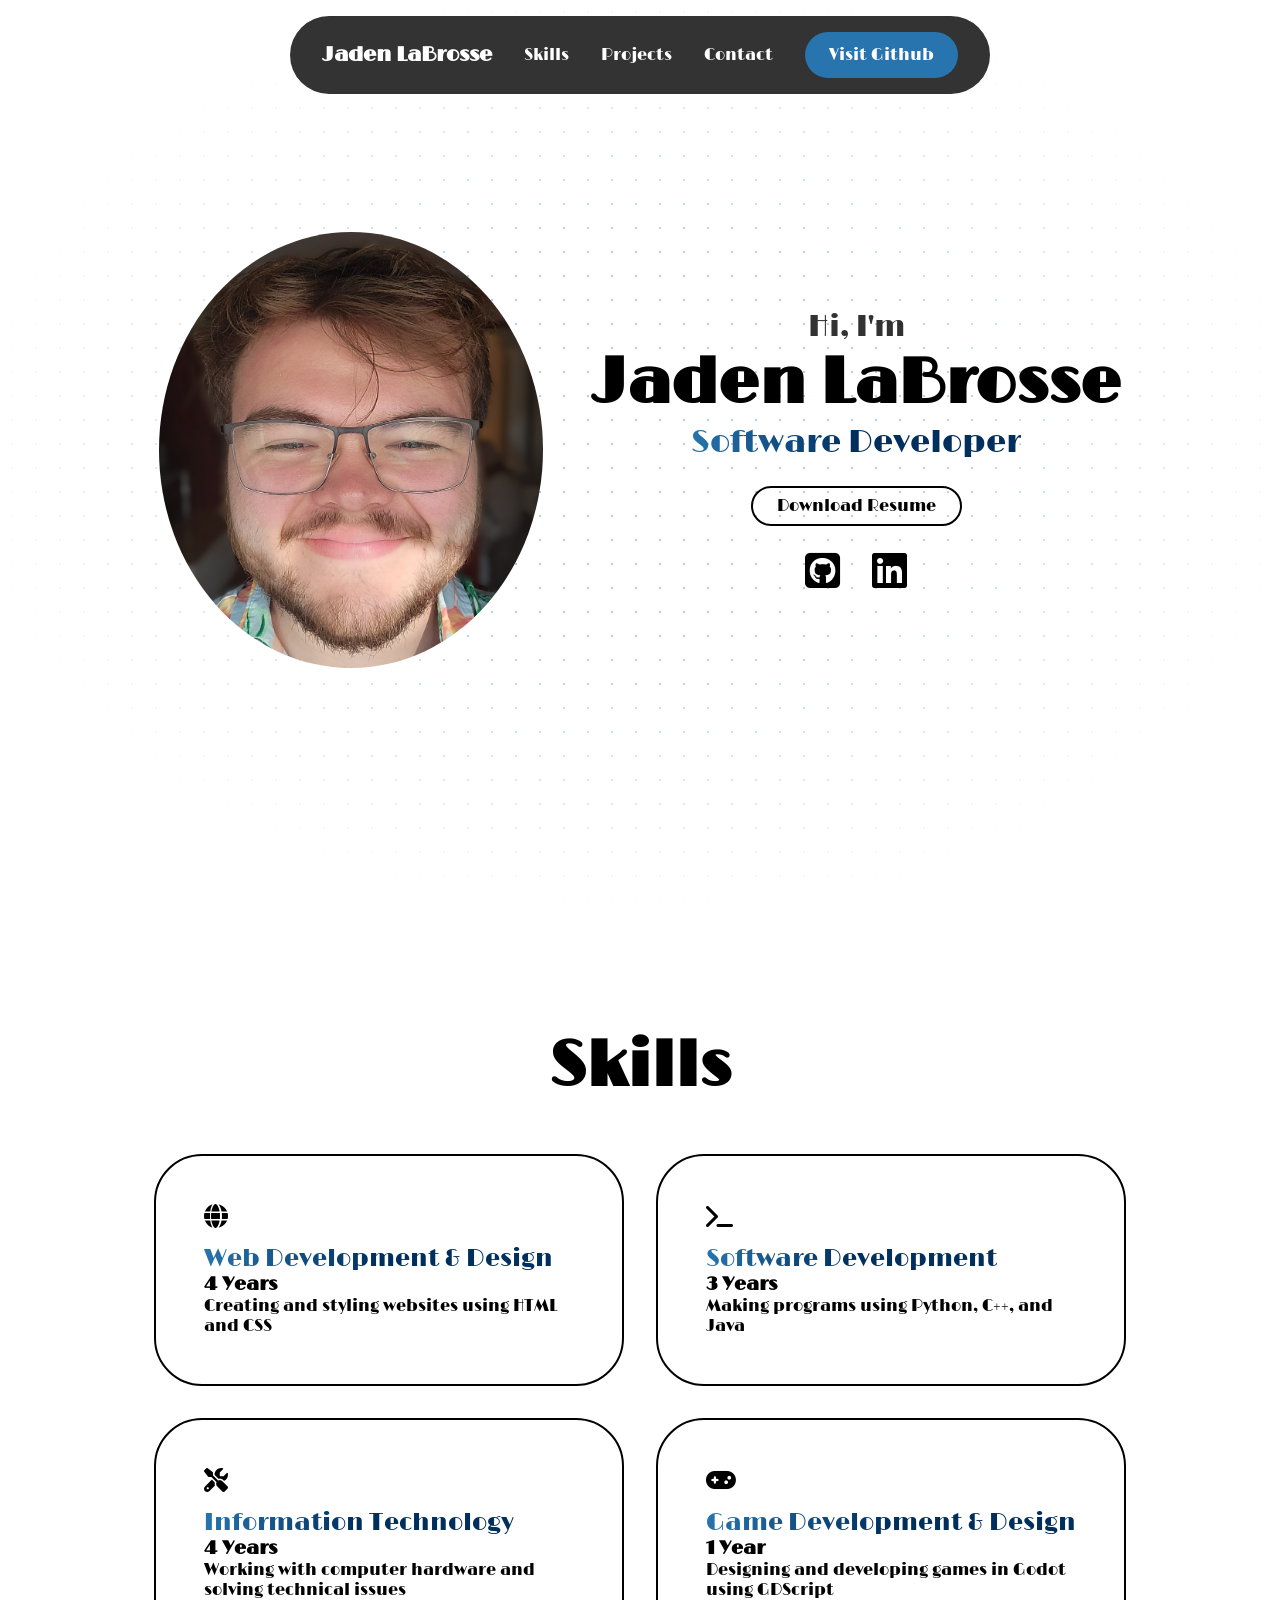
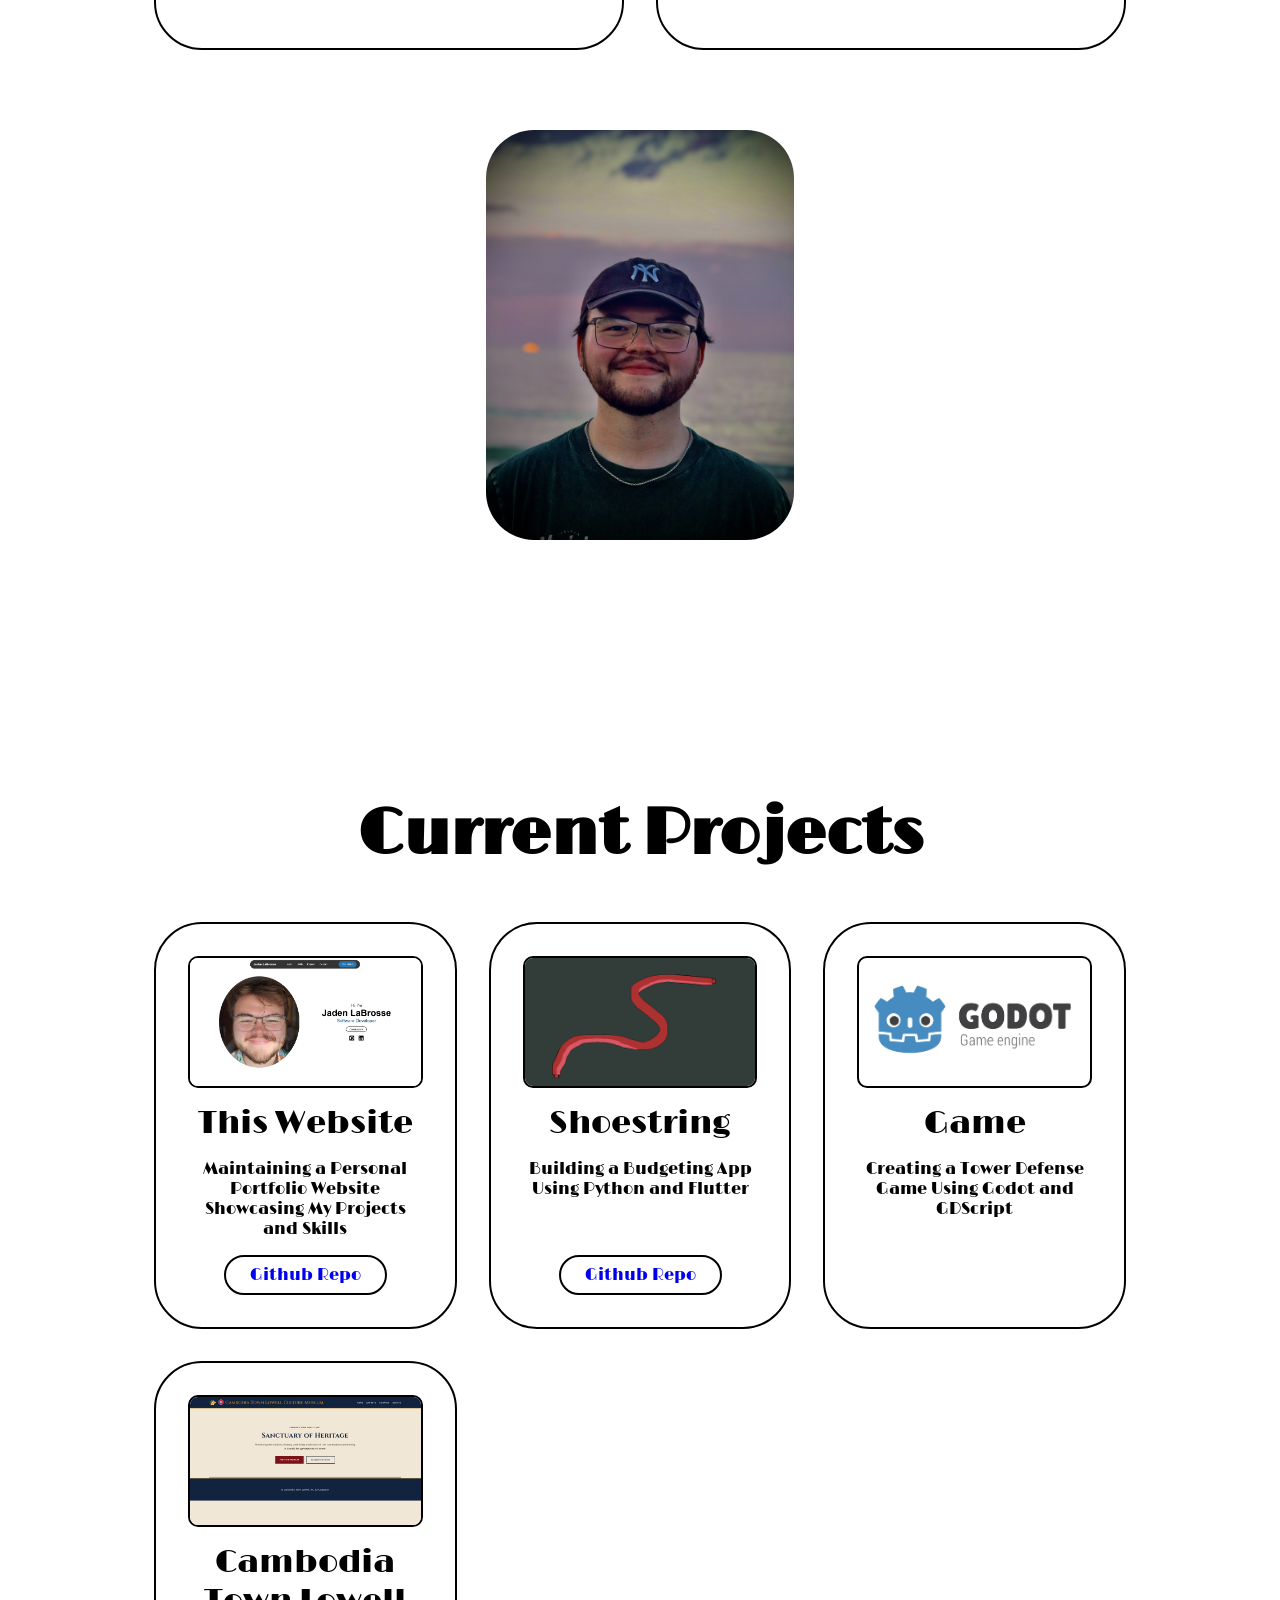
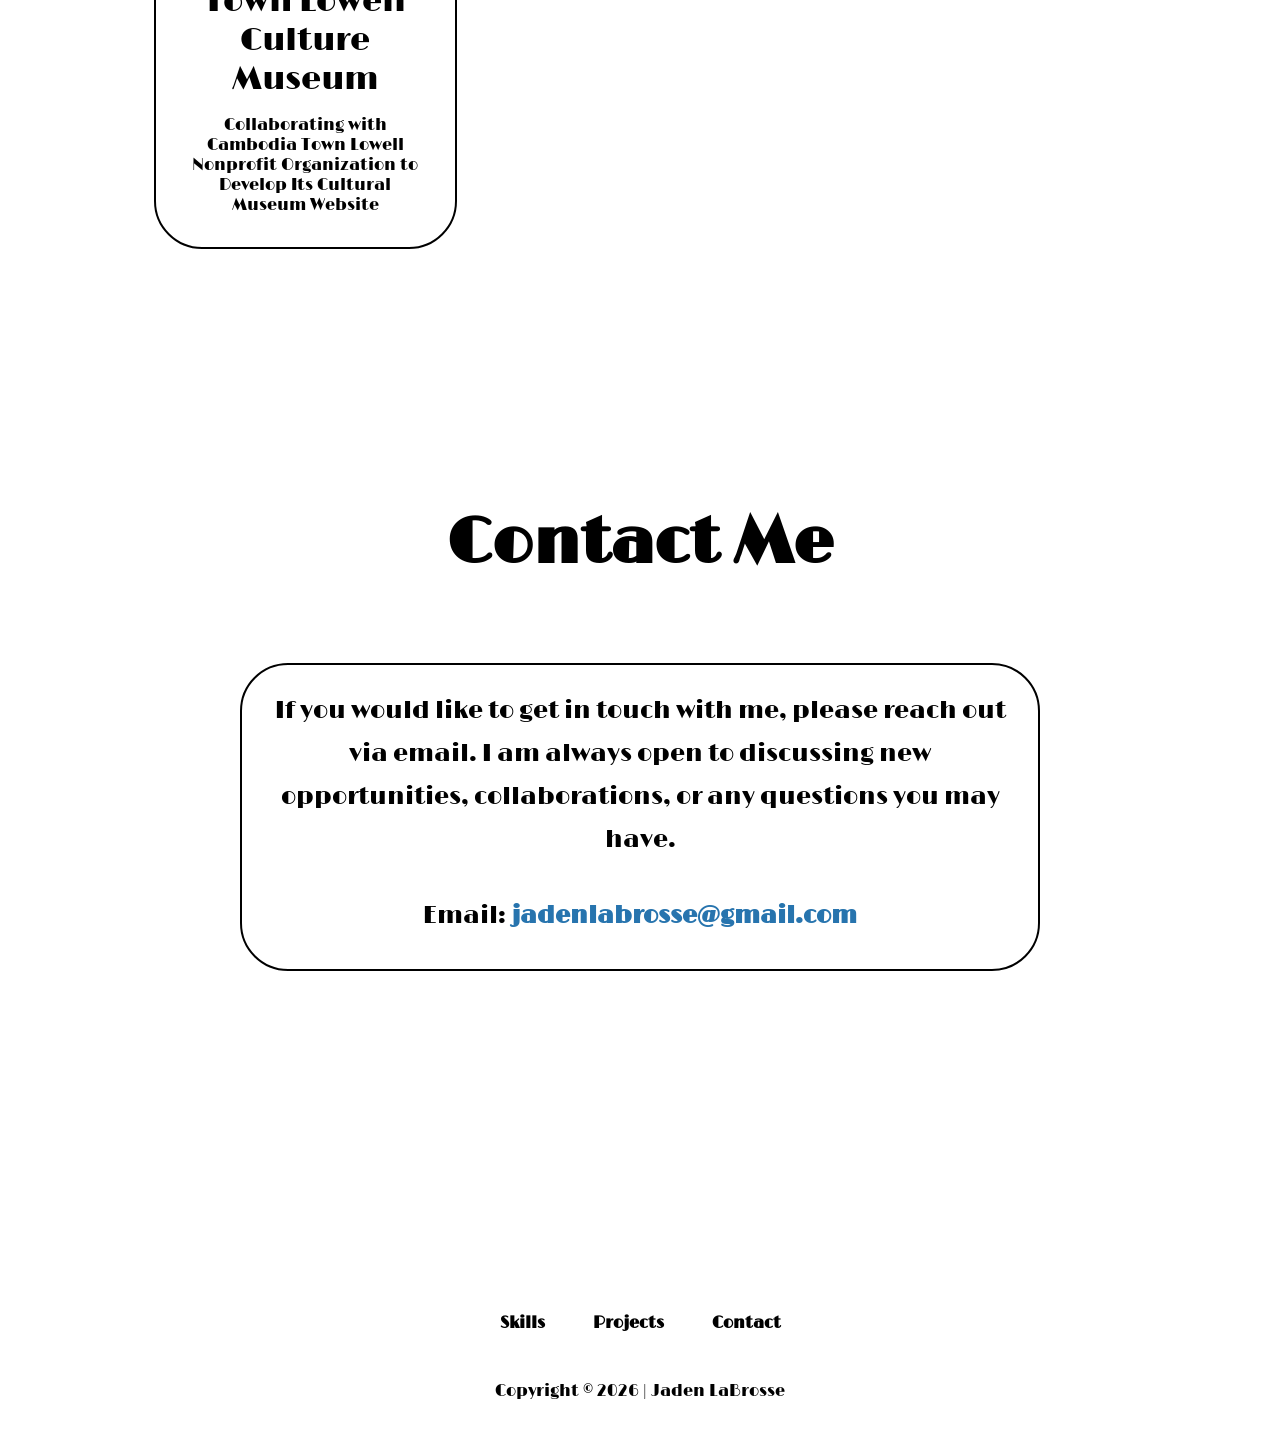
<file: index.html>
<!DOCTYPE html>
<html lang="en">
<head>
    <meta charset="UTF-8">
    <meta name="viewport" content="width=device-width, initial-scale=1.0">
    <meta name="description" content="Jaden LaBrosse is a software developer building web apps and games with Python, Java, C++, and Godot. See projects and get in touch.">
    <meta property="og:image" content="Headshot.webp">
    <title>Jaden LaBrosse | Software Developer Portfolio</title>
    <link rel="canonical" href="https://jadenlabrosse.dev/">
    <link rel="preconnect" href="https://fonts.googleapis.com">
    <link rel="preconnect" href="https://fonts.gstatic.com" crossorigin>
    <link href="https://fonts.googleapis.com/css2?family=Limelight&display=swap" rel="stylesheet">
    <link rel="stylesheet" href="style.css">
    <link rel="stylesheet" href="https://cdnjs.cloudflare.com/ajax/libs/font-awesome/6.4.0/css/all.min.css">
</head>
<body>

    <!-------------------------- Header & Navbar Section -------------------------->
    
    <header class="header"> 
        
        <a href="#" class="logo"><span>Jaden LaBrosse</span></a>

        <ul class="nav-links">

            <li>
                <a href="#skills">Skills</a>
            </li>

            <li> 
                <a href="#projects">Projects</a>
            </li>

            <li>
                <a href="#contact">Contact</a>
            </li>

        </ul>

        <a href="https://github.com/JadenLabrosse-exe" class="visit-btn" target="_blank"> <!-- Brings user to my Github page -->
            Visit Github
        </a>

        <i class="fa-solid fa-bars" id="menu-icon"></i> <!-- Hamburger menu icon for mobile view -->

    </header>

    <!-------------------------- Home Page -------------------------->

    <section id="about" class="about hero">

        <div class="about-container">
            <img src="image.jpg" alt="">

            <div class="info-box">

                <div class="text">
                    <h3>Hi, I'm</h3>
                    <h1>Jaden LaBrosse</h1>
                    <span>Software Developer</span>
                </div>

                
            <a href="Jaden LaBrosse Resume 2026.pdf"
                download
                class="btn download-link">
                Download Resume
            </a>

                <div class="socials">
                    <a href="https://github.com/JadenLabrosse-exe" target="_blank"> <!-- Github Icon -->
                        <i class="fa-brands fa-square-github"></i>
                    </a>

                    <a href="https://www.linkedin.com/in/jaden-labrosse/" target="_blank"> <!-- LinkedIn Icon -->
                        <i class="fa-brands fa-linkedin"></i>
                    </a>
                </div>
            </div>
        </div>

    </section>

    <section id="skills" class="skills">

    <!-------------------------- Skills Section -------------------------->

    <h2 class="section-title reveal">
        Skills
    </h2>

    <div class="skills-info reveal">

        <div class="grid">
            <div class="grid-card reveal">
                <i class="fa-mosaic fa-solid fa-globe"></i>
                <span>Web Development & Design</span>
                <h3>4 Years</h3>
                <p>Creating and styling websites using HTML and CSS</p>
            </div>

            <div class="grid-card reveal">
                <i class="fa-solid fa-terminal"></i>
                <span>Software Development</span>
                <h3>3 Years</h3>
                <p>Making programs using Python, C++, and Java</p>
            </div>

            <div class="grid-card reveal">
                <i class="fa-solid fa-screwdriver-wrench"></i>
                <span>Information Technology</span>
                <h3>4 Years</h3>
                <p>Working with computer hardware and solving technical issues</p>
            </div>

            <div class="grid-card reveal">
                <i class="fa-solid fa-gamepad"></i>
                <span>Game Development & Design</span>
                <h3>1 Year</h3>
                <p>Designing and developing games in Godot using GDScript</p>
            </div>
        </div>

        <img src="Jaden.jpg" alt="" class="reveal">
    </div>

    </section>

    <!-------------------------- Projects Section -------------------------->

    <section id="projects" class="projects">

    <h2 class="section-title reveal">
        Current Projects
    </h2>

    <div class="projects-grid">

        <div class="project-card reveal">
            <img src="Portfolio Homepage.png" alt="Website">
            <h3>This Website</h3>
            <p>Maintaining a Personal Portfolio Website Showcasing My Projects and Skills</p>
            <div class="btn-group">
                <a href="https://github.com/JadenLabrosse-exe/Portfolio" class="btn" target="_blank">
                    Github Repo
                </a>
            </div>
        </div>

        <div class="project-card reveal">
            <img src="Shoestring.png" alt="App">
            <h3>Shoestring</h3>
            <p>Building a Budgeting App Using Python and Flutter</p>
            <div class="btn-group">
                <a href="https://github.com/JadenLabrosse-exe/Shoestring" class="btn" target="_blank">
                    Github Repo
                </a>
            </div>
        </div>

        <div class="project-card reveal">
            <img src="Godot Game Engine.webp" alt="Game">
            <h3>Game</h3>
            <p>Creating a Tower Defense Game Using Godot and GDScript</p>
        </div>

        <div class="project-card reveal">
            <img src="CTL-landing-page.png" alt="Website">
            <h3>Cambodia Town Lowell Culture Museum</h3>
            <p>Collaborating with Cambodia Town Lowell Nonprofit Organization to Develop Its Cultural Museum Website</p>
        </div>

    </div>

    </section>

    <!-------------------------- Contact Section -------------------------->

    <section id="contact" class="contact">

        <h2 class="section-title reveal">
            Contact Me
        </h2>

        <div class="contact-info reveal">
            <p>If you would like to get in touch with me, please reach out via email. I am always open to discussing new opportunities, collaborations, or any questions you may have.</p>

            <div class="contact-details">
                <p>Email: <a href="mailto:jadenlabrosse@gmail.com">jadenlabrosse@gmail.com</a></p>
            </div>

        </div>

    </section>

    <!-------------------------- Footer Section -------------------------->

    <footer>

        <ul>

            <li>
                <a href="#skills">Skills</a>
            </li>

            <li>
                <a href="#projects">Projects</a>
            </li>

            <li>
                <a href="#contact">Contact</a>
            </li>

        </ul>

        <p class="copyright">Copyright &copy; 2026 | Jaden LaBrosse</p>

    </footer>
                
    <script src="script.js"></script>
</body>
</html>
</file>
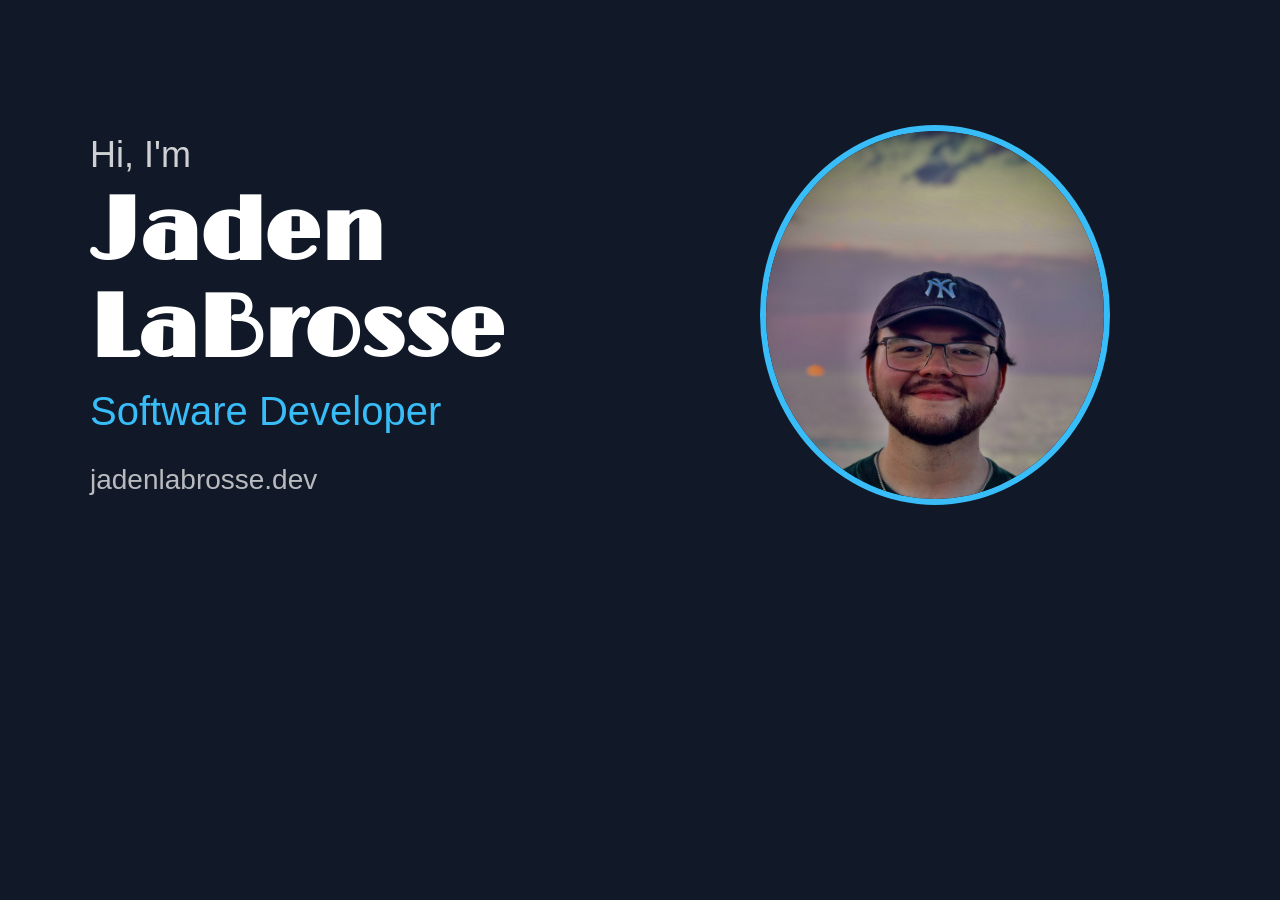
<file: og-card.html>
<!DOCTYPE html>
<html lang="en">
<head>
<meta charset="UTF-8">
<link href="https://fonts.googleapis.com/css2?family=Limelight&display=swap" rel="stylesheet">
<style>
  * { margin: 0; box-sizing: border-box; }
  body {
    width: 1200px;
    height: 630px;
    display: flex;
    align-items: center;
    justify-content: space-between;
    padding: 0 90px;
    background: #111827; 
    color: #ffffff;
    font-family: Arial, sans-serif;
    overflow: hidden;
  }
  .text h3 { font-size: 36px; font-weight: 400; opacity: .8; }
  .text h1 { font-family: 'Limelight', cursive; font-size: 88px; line-height: 1.1; margin: 10px 0; }
  .text span { font-size: 40px; color: #38bdf8; }  /* swap in your accent color */
  .text p { margin-top: 30px; font-size: 28px; opacity: .7; }
  img {
    width: 380px;
    height: 380px;
    border-radius: 50%;
    object-fit: cover;
    object-position: center top;   
    border: 6px solid #38bdf8;
  }
</style>
</head>
<body>
  <div class="text">
    <h3>Hi, I'm</h3>
    <h1>Jaden LaBrosse</h1>
    <span>Software Developer</span>
    <p>jadenlabrosse.dev</p>
  </div>
  <img src="Jaden.jpg" alt="">
</body>
</html>
</file>
<file: style.css>
/*------------Global Styles------------*/
*{
    margin: 0;
    padding: 0;
    box-sizing: border-box;
    font-family: "Limelight", sans-serif;
    text-decoration: none;
    scroll-behavior: smooth;
    list-style: none;
}
/*------------Header Styles------------*/
header{
    position: fixed;
    top: 1rem;
    left: 50%;
    transform: translateX(-50%);
    display: flex;
    align-items: center;
    justify-content: space-between;
    gap: 2rem;
    background-color: rgba(0, 0, 0, 0.8);
    backdrop-filter: blur(8px);
    color: white;
    padding: 0.5rem 1.5rem;
    border-radius: 3rem;
    z-index: 1000;
}
.about{
    isolation: isolate;
}
.about::before{
    content: '';
    position: absolute;
    inset: 0;
    background-image: radial-gradient(rgba(39, 116, 174, 0.35) 1.5px, transparent 1.5px);
    background-size: 24px 24px;
    z-index: -1;
    -webkit-mask-image: radial-gradient(ellipse at center, black 30%, transparent 75%);
    mask-image: radial-gradient(ellipse at center, black 30%, transparent 75%);
}
/*------------Logo and Navigation Styles------------*/
.logo{
    color: white;
    font-size: 1.3rem;
    font-weight: 700;
    text-wrap: nowrap;
    transition: 0.3s ease-in-out;
}
.logo:hover{
    transform: scale(1.1);
}
.nav-links{
    display: flex;
    gap: 2rem;
}
li a{
    position: relative;
    color: white;
    font-weight: 300;
}
/*------------Gradient underline animation------------*/
li a::before{
    position: absolute;
    content: '';
    width: 0;
    left: 0;
    height: 5px;
    top: 25px;
    border-radius: 1rem;
    transition: 0.3s ease-in-out;
    background: linear-gradient(to right, #2774ae, #002E5D, #002E5D);
}
li a:hover::before{
    width: 100%;
}

/*------------Visit Github Button Style------------*/
.visit-btn{
    padding: 0.8rem 1.5rem;
    border-radius: 3rem;
    border: none;
    font-weight: 500;
    font-size: 1rem;
    color: white;
    cursor: pointer;
    text-wrap: nowrap;
    transition: 0.5s ease-in-out;
    background: #2774ae;
    color: white;
}
.visit-btn:hover{
    transform: scale(1.03);
    transition: 0.6s ease-in-out;
    background: linear-gradient(to right, #2774ae, #002E5D, #002E5D);
}

/*--------------Download Resume Styles--------------*/
.download-link {
    padding: 12px 28px;
    display: inline-block;
    border: 2px solid black;
    color: black;
    cursor: pointer;
    text-wrap: nowrap;
    border-radius: 3rem;
    font-weight: 500;
}
.download-link:hover {
    background-color: black;
    color: white;
    transform: scale(1.1);
    transition: 0.3s ease-in-out;
}

/*------------Hamburger Icon Styles------------*/
#menu-icon{
    font-size: 2rem;
    display: none;
}

/*------------Section Styles------------*/
section{
    min-height: 100vh;
    padding: 8rem 12%;
    width: 100%;
    position: relative;
}

.about{
    display: flex;
    align-items: center;
    justify-content: center;
}
.about .about-container{
    display: flex;
    align-items: center;
    justify-content: center;
    gap: 10rem;
}
.about img{
    width: 30vw;
    border-radius: 50%;
}
/*------------Gradient text------------*/
.info-box{
    display: flex;
    flex-direction: column;
    text-align: center;
    align-items: center;
    justify-content: center;
    gap: 1.5rem;
}
.info-box h3{
    font-size: 1.8rem;
    font-weight: 500;
    opacity: 0.8;
}
.info-box h1{
    font-size: 4rem;
    font-weight: 600;
}
.info-box span{
    background: linear-gradient(to right, #2774ae, #002E5D, #002E5D);
    background-clip: text;
    color: transparent;
    font-size: 2rem;
}

.btn-group{
    display: flex;
    gap: 1rem;
}
.btn{
    border-radius: 3rem;
    padding: 0.5rem 1.5rem;
    border: 2px solid black;
    cursor: pointer;
    font-weight: 500;
    text-wrap: nowrap;
    transition: 0.2s ease-in-out;
}
.btn:hover{
    background-color: black;
    color: white;
}

.socials{
    display: flex;
    gap: 2rem;
}
.socials a{
    color: black;
}
.socials a i{
    font-size: 2.5rem;
    cursor: pointer;
    transition: 0.2s ease-in-out;
}
.socials a i:hover{
    transform: scale(1.1);
    color: #2774ae;
}

.section-title{
    text-align: center;
    font-size: 4rem;
    font-weight: 600;
    margin-bottom: 3rem;
}

.skills-info{
    display: flex;
    align-items: center;
    justify-content: center;
    gap: 5rem;
}
.skills img{
    width: 24vw;
    border-radius: 3rem;
}
.grid{
    display: grid;
    grid-template-columns: repeat(2,1fr);
    gap: 2rem;
}
.grid-card{
    border: 2px solid black;
    border-radius: 3rem;
    padding: 3rem;
    display: flex;
    flex-direction: column;
    align-items: baseline;
    justify-content: left;
    transition: 0.2s ease-in-out;
}
.grid-card:hover{
    transform: scale(1.02);
    background-color: black;
    color: white;
}
.grid-card i{
    font-size: 1.5rem;
    margin-bottom: 1rem;
}
.grid-card span{
    font-size: 1.5rem;
    font-weight: 500;
    background: linear-gradient(to right, #2774ae, #002E5D, #002E5D);
    background-clip: text;
    color: transparent;
}

::-webkit-scrollbar-track{
    background-color: rgb(219, 219, 219);
}
::-webkit-scrollbar-thumb{
    background: linear-gradient(to bottom, rgb(0, 21, 255), rgb(255, 174, 0));
}

.reveal{
    opacity: 0;
    transform: translateY(40px);
    transition: 0.8s ease;
}
.reveal.active{
    opacity: 1;
    transform: translateY(0);
}

.projects-grid{
    display: grid;
    grid-template-columns: repeat(auto-fit, minmax(280px, 1fr));
    gap: 2rem;
}
.project-card{
    padding: 2rem;
    display: flex;
    flex-direction: column;
    align-items: center;
    justify-content: flex-start;
    text-align: center;
    gap: 1rem;
    border: 2px solid black;
    border-radius: 3rem;
    transition: 0.3s ease-in-out;
}
.btn-group{
    margin-top: auto;
}
.project-card:hover{
    background-color: black;
    color: white;
    transform: translateY(-10px)scale(1.02);
}
.project-card img {
    width: 100%;
    aspect-ratio: 16 / 9;
    object-fit: cover;
    border: 2px solid black;
    border-radius: 10px;
}
.project-card p {
    font-size: 1rem;
    text-align: center;
}
.project-card:hover .btn{
    border: 2px solid white;
    color: white;
    align-items: flex-end;
}
.project-card:hover .btn:hover{
    border: 2px solid white;
    background-color: white;
    color: black;
}
.project-card h3{
    font-size: 2rem;
    font-weight: 500;
}

.input-box{
    display: flex;
    flex-direction: column;
    align-items: center;
    justify-content: center;
    text-align: center;
    gap: 2rem;
    margin-top: 5rem;
}
.input-box input{
    border-radius: 3rem;
    border: 2px solid black;
    padding: 2rem 8rem;
    font-size: 3rem;
}
.input-box input::placeholder{
    font-size: 3rem;
}
.input{
    position: relative;
}
.input i{
    position: absolute;
    top: 50%;
    left: 10px;
    transform: translate(50%,-50%);
    font-size: 4rem;
}

/*------------Contact Styles------------*/
.contact {
    display: flex;
    flex-direction: column;
    align-items: center;
    text-align: center;
}
.contact-info {
    max-width: 800px;
    margin-top: 2rem;
    padding: 1rem;
    border: 2px solid black;
    border-radius: 3rem;
    transition: 0.3s ease-in-out;
}
.contact-info:hover {
    transform: translateY(-5px) scale(1.02);
    box-shadow: 0 10px 25px rgba(0, 0, 0, 0.2);
}
.contact-info p {
    font-size: 1.5rem;
    line-height: 1.8;
    margin: 0.5rem 0;
}
.contact-details {
    margin-top: 2rem;
}
.contact-details p {
    margin: 1rem 0;
}
.contact-details a {
    color: #2774ae;
    text-decoration: none;
    font-weight: 600;
    transition: 0.3s ease-in-out;
}

.contact-details a:hover {
    text-decoration: underline;
    color: #002E5D;
}

/*------------Footer Styles------------*/
footer{
    bottom: 0;
    left: 0;
    height: 10rem;
    width: 100%;
    display: flex;
    flex-direction: column;
    gap: 1rem;
    align-items: center;
    justify-content: center;
}
footer ul{
    display: flex;
    align-items: center;
    gap: 3rem;
}
footer ul li a{
    color: black;
    font-weight: 600;
}
.copyright{
    font-size: 300;
    margin-top: 2rem;
}


@media(max-width:1280px){
    header{
        padding: 1rem 2rem;
        gap: 2rem;
    }
    .about .about-container{
        gap: 3rem;
    }
    .skills-info{
        flex-direction: column;
    }
    .input-box input{
        padding: 2rem 5rem;
        font-size: 2.5rem;
    }
    .input input::placeholder{
        font-size: 2.5rem;
    }
    .input-box i{
        font-size: 2.5rem;
    }
}

@media(max-width:768px){
    header{
        gap: 1rem;
        padding: 1rem 1.1rem;
        justify-content: space-between;
    }
    header .logo{
        font-size: 1rem;
    }
    header .visit-btn{
        display: none;
    }
    .about-container{
        flex-direction: column;
    }
    .input-box input{
        padding: 1rem 2rem;
        font-size: 1.8rem;
    }
    .input-box input::placeholder{
        font-size: 1.5rem;
    }
    .input-box i{
        display: none;
    }
    .grid{
        grid-template-columns: repeat(1,1fr);
    }
    .skills-info img{
        width: 70vw;
    }
}

/*------------Mobile Styles------------*/
@media(max-width:600px){
    header{
        padding: 1rem 2rem;
        gap: 6rem;
        justify-content: space-between;
        position: fixed;
        width: 90%;
        top: 1%;
        left: 50%;
        transform: translateX(-50%);
        transition: top 0.1s ease-in-out, opacity 0.6s ease-in-out;
        opacity: 1;
        z-index: 1000;
    }
    header.hide{
        top: -100%;
        opacity: 0;
    }
    #menu-icon{
        display: block;
        margin-left: auto;
        cursor: pointer;
    }
    #menu-icon.active{
        color: black;
    }
    .nav-links{
        position: absolute;
        top: 100%;
        margin-top: .5rem;
        width: auto;
        right: 1rem;
        left: auto;
        transform: none;
        padding: 5% 35%;
        color: white;
        flex-direction: column;
        text-align: center;
        background: rgba(0, 0, 0, 0.8);
        border-radius: 3rem;
        display: none;
        justify-content: center;
        gap: .5rem;
    }
    .nav-links li{
        margin-top: 0;
        padding: .5rem;
    }
    .nav-links a {
        font-size: 1.2rem;
    }
    .nav-links.active{
        display: flex;
    }
    header .logo{
        font-size: 1.5rem;
    }
    .about-container img{
        width: 80vw;
    }
    .input-box input{
        padding: 0.5rem 3rem;
        width: 80%;
        font-size: 1.5rem;
    }
    .input-box input::placeholder{
        font-size: 1.5rem;
    }
    footer ul{
        gap: 1rem;
    }
}
</file>
